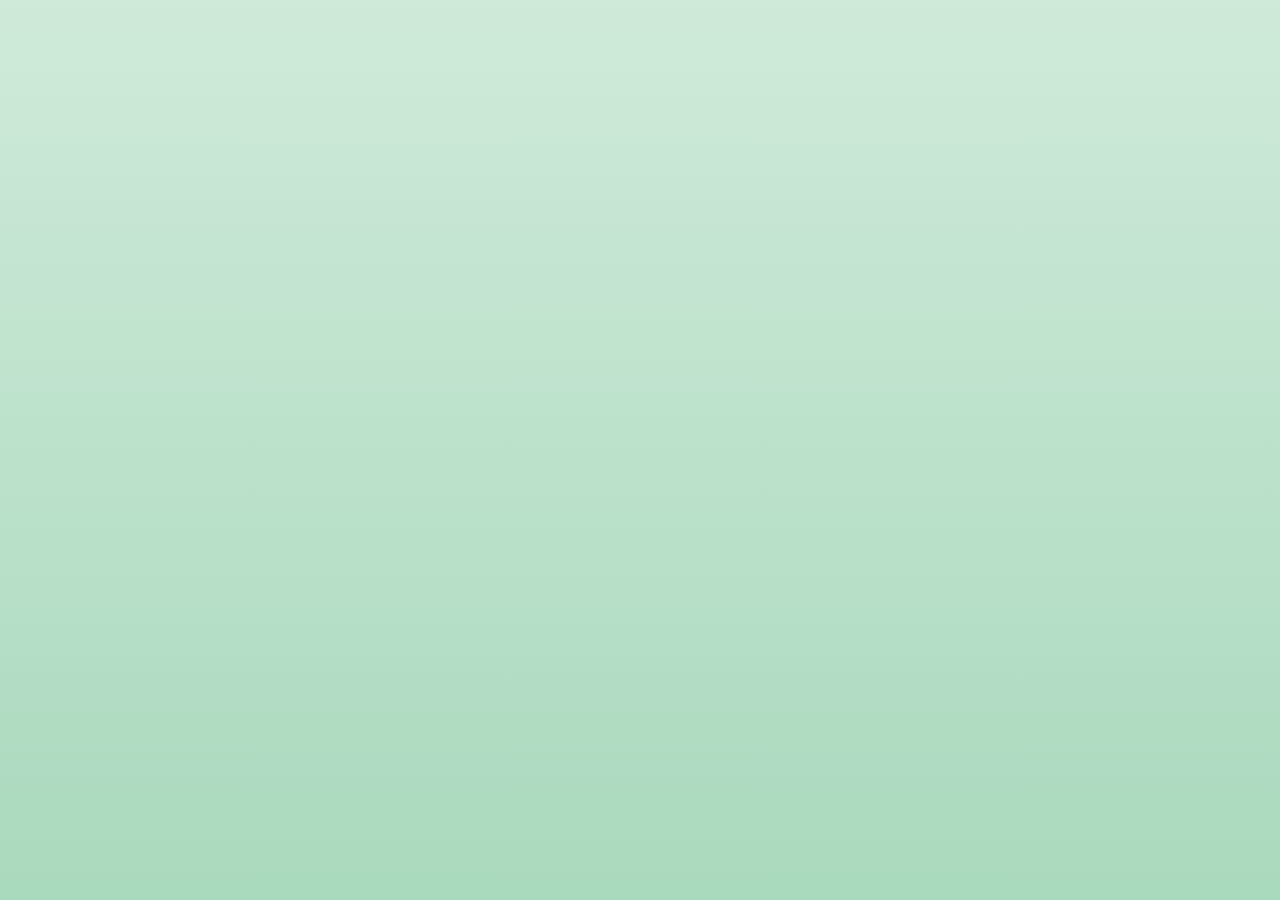
<file: index.html>
<!DOCTYPE html>
<html lang="en">
  <head>
    <meta charset="UTF-8" />
    <meta name="viewport" content="width=device-width, initial-scale=1.0" />
    <title>Beby's Bday</title>
    <link rel="preconnect" href="https://fonts.googleapis.com" />
    <link rel="preconnect" href="https://fonts.gstatic.com" crossorigin />
    <link
      href="https://fonts.googleapis.com/css2?family=Nunito:wght@300;400;700&family=Satisfy&display=swap"
      rel="stylesheet"
    />
    <link rel="stylesheet" href="styles.css" />
    <link rel="stylesheet" href="page-transitions.css" />
    <link rel="icon" href="images/logo/bday logo.png" type="image/png" />
    <link rel="apple-touch-icon" href="images/logo/bday logo.png" />
    <link rel="shortcut icon" href="images/logo/bday logo.png" type="image/png" />
  </head>
  <body class="theme-mint page">
    <!-- Keep simple mint background; no image slideshow/gallery -->

    <!-- Floating hearts overlay -->
    <div id="hearts-layer" aria-hidden="true"></div>

    <!-- Passcode Gate + Right Gallery -->
    <main id="gate">
      <!-- Top header -->
      <header class="intro">
        <h2 class="intro-title">Hello, my precious baby!</h2>
        <p class="intro-sub">Before entering, whats the password?</p>
      </header>
      <!-- Left: Passcode card -->
      <div class="card">
        <h1 class="title">Enter Passcode 💚</h1>

        <!-- Dots indicator -->
        <div class="dots" aria-hidden="true">
          <span class="dot" data-i="0"></span>
          <span class="dot" data-i="1"></span>
          <span class="dot" data-i="2"></span>
          <span class="dot" data-i="3"></span>
        </div>

        <!-- Keypad -->
        <div class="keypad" role="group" aria-label="Passcode keypad">
          <button class="key" data-key="1">1</button>
          <button class="key" data-key="2">2</button>
          <button class="key" data-key="3">3</button>

          <button class="key" data-key="4">4</button>
          <button class="key" data-key="5">5</button>
          <button class="key" data-key="6">6</button>

          <button class="key" data-key="7">7</button>
          <button class="key" data-key="8">8</button>
          <button class="key" data-key="9">9</button>

          <div class="spacer" aria-hidden="true"></div>
          <button class="key" data-key="0">0</button>
          <button class="key icon" data-action="backspace" aria-label="Backspace" title="Backspace">
            <svg width="22" height="22" viewBox="0 0 24 24" fill="none" xmlns="http://www.w3.org/2000/svg">
              <path d="M9 9L15 15M15 9L9 15" stroke="#2c5a43" stroke-width="1.8" stroke-linecap="round" stroke-linejoin="round"/>
              <rect x="3" y="6" width="18" height="12" rx="3" stroke="#2c5a43" stroke-width="1.7" fill="none"/>
            </svg>
          </button>
        </div>

        <p class="hint">Hint: A special date we share 💕</p>
        <p class="message" role="alert" aria-live="polite"></p>
      </div>

      <!-- Right: Square stack gallery -->
      <div id="stack-gallery" class="stack-square" aria-hidden="true"></div>
    </main>

    <script src="script.js"></script>
    <script src="transition.js"></script>
  </body>
</html>
</file>
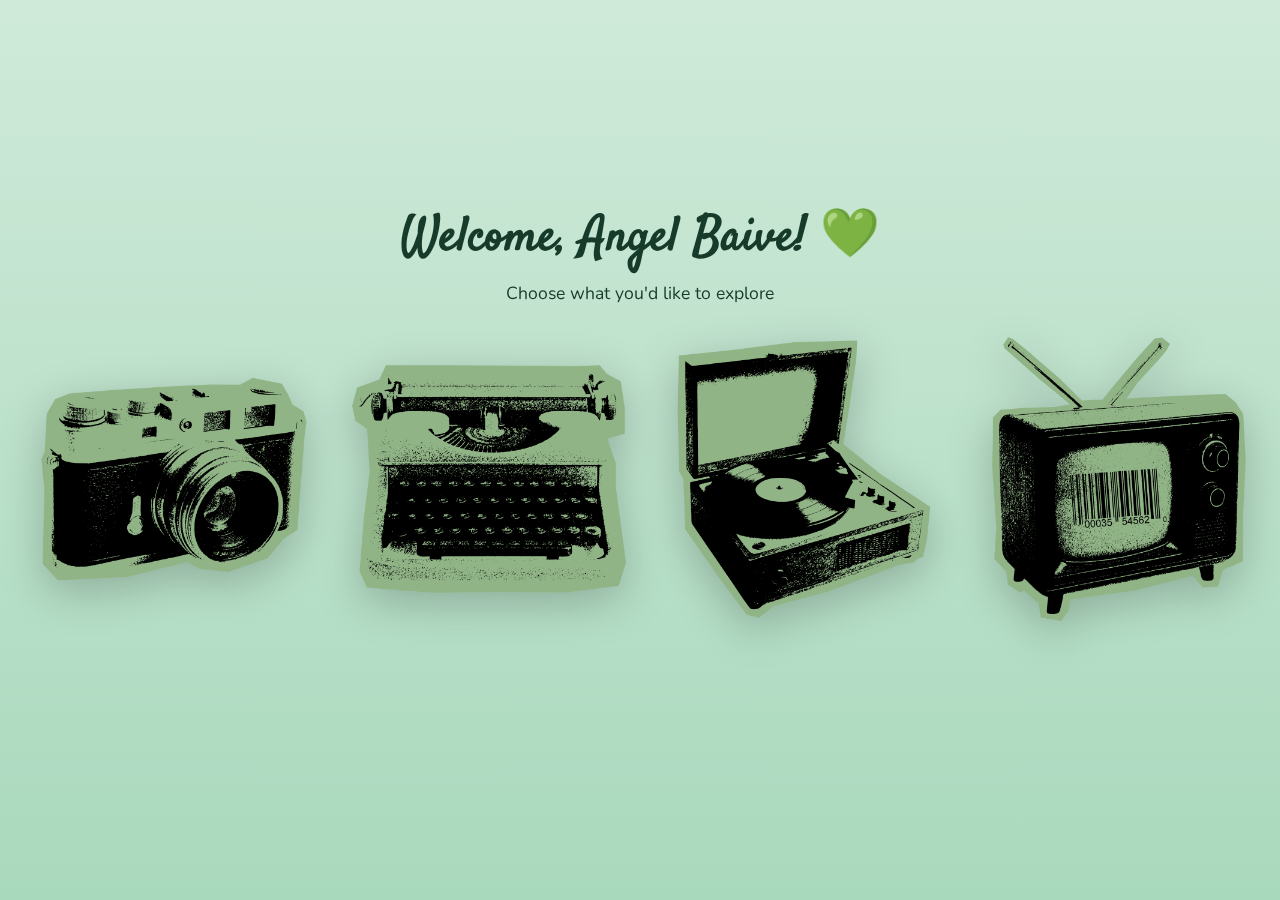
<file: home.html>
<!DOCTYPE html>
<html lang="en">
  <head>
    <meta charset="UTF-8" />
    <meta name="viewport" content="width=device-width, initial-scale=1.0" />
    <title>Home</title>
    <link rel="preconnect" href="https://fonts.googleapis.com" />
    <link rel="preconnect" href="https://fonts.gstatic.com" crossorigin />
    <link
      href="https://fonts.googleapis.com/css2?family=Nunito:wght@300;400;700&family=Satisfy&display=swap"
      rel="stylesheet"
    />
    <link rel="stylesheet" href="styles.css" />
    <link rel="stylesheet" href="page-transitions.css" />
    <style>
      /* Allow page to scroll and hide scrollbar visually */
      html { -ms-overflow-style: none; scrollbar-width: none; }
      html::-webkit-scrollbar { width: 0; height: 0; display: none; }
      body.theme-mint.page { overflow-y: auto; }

      .home {
        position: relative; min-height: 100vh; display: grid; place-items: center; padding: 32px 24px;
        text-align: center;
      }
      .center { width: 100%; max-width: 1400px; }
      .hero h1 { font-family: 'Satisfy', cursive; font-size: clamp(2rem, 6vw, 3rem); margin: 0; color: var(--text); }
      .hero p { font-size: clamp(0.95rem, 2.3vw, 1.1rem); margin-top: 8px; color: var(--text-soft); }
      .menu {
        width: 100%; margin-top: 24px;
        display: grid; grid-template-columns: repeat(4, minmax(0, 1fr)); gap: clamp(18px, 3vw, 28px);
      }
      .menu-item { text-decoration: none; color: var(--text); display: grid; justify-items: center; align-content: start; gap: 10px; }
      .menu-item img {
        width: clamp(180px, 26vw, 300px); height: auto;
        /* Keep original colors: no grayscale/hue-rotate/contrast/saturate */
        filter: drop-shadow(0 12px 22px rgba(0,0,0,0.22));
        transition: transform 260ms ease, filter 260ms ease;
      }
      .menu-item:hover img { transform: translateY(-6px) scale(1.03); filter: drop-shadow(0 18px 30px rgba(0,0,0,0.28)); }
      .menu-item h3 { margin: 4px 0 2px; font-size: 1rem; }
      .menu-item p { margin: 0; font-size: 0.9rem; color: var(--text-soft); }
      /* Hide labels initially; reveal on hover/focus */
      .menu-item h3, .menu-item p {
        opacity: 0; transform: translateY(6px);
        transition: opacity 220ms ease, transform 220ms ease;
      }
      .menu-item:hover h3, .menu-item:hover p,
      .menu-item:focus-visible h3, .menu-item:focus-visible p {
        opacity: 1; transform: translateY(0);
      }
      .footer { margin-top: 18px; color: var(--text-soft); font-size: 0.95rem; }
      @media (max-width: 980px) { .menu { grid-template-columns: repeat(2, 1fr); } }
      @media (max-width: 560px) { .menu { grid-template-columns: 1fr; } }
    </style>
  </head>
  <body class="theme-mint page">
    <div id="hearts-layer" aria-hidden="true"></div>
    <main class="home">
      <div class="center">
        <div class="hero">
          <h1>Welcome, Angel Baive! 💚</h1>
          <p>Choose what you'd like to explore</p>
        </div>
        <section class="menu">
          <a class="menu-item" href="collage.html">
            <img src="images/dashboard/photo-collage.png" alt="Photo Collage" />
            <h3>Photo Collage</h3>
            <p>My favorite pictures of you</p>
          </a>
          <a class="menu-item" href="letter.html">
            <img src="images/dashboard/letter.png" alt="Birthday Letter" />
            <h3>Birthday Letter</h3>
            <p>A message for you</p>
          </a>
          <a class="menu-item" href="music.html">
            <img src="images/dashboard/music-player.png" alt="Music Player" />
            <h3>Music Player</h3>
            <p>A song that reminds me of you</p>
          </a>
          <a class="menu-item" href="coupons.html">
            <img src="images/dashboard/coupon.png" alt="Birthday Coupons" />
            <h3>Birthday Coupons</h3>
            <p>Special treats for you</p>
          </a>
        </section>
      </div>
    </main>
    <script>
      // Minimal hearts generator (same as welcome page)
      function createHearts(count = 20) {
        const layer = document.getElementById('hearts-layer');
        const vw = Math.max(document.documentElement.clientWidth || 0, window.innerWidth || 0);
        for (let i = 0; i < count; i++) {
          const h = document.createElement('div');
          h.className = 'heart';
          const size = 16 + Math.random() * 18;
          h.style.setProperty('--size', `${size}px`);
          h.style.left = `${Math.random() * vw}px`;
          h.style.top = `${60 + Math.random() * 30}vh`;
          h.style.opacity = `${0.55 + Math.random() * 0.35}`;
          h.style.setProperty('--dur', `${8 + Math.random() * 8}s`);
          layer.appendChild(h);
        }
      }
      createHearts(24);
    </script>
    <script src="transition.js"></script>
  </body>
</html>
</file>
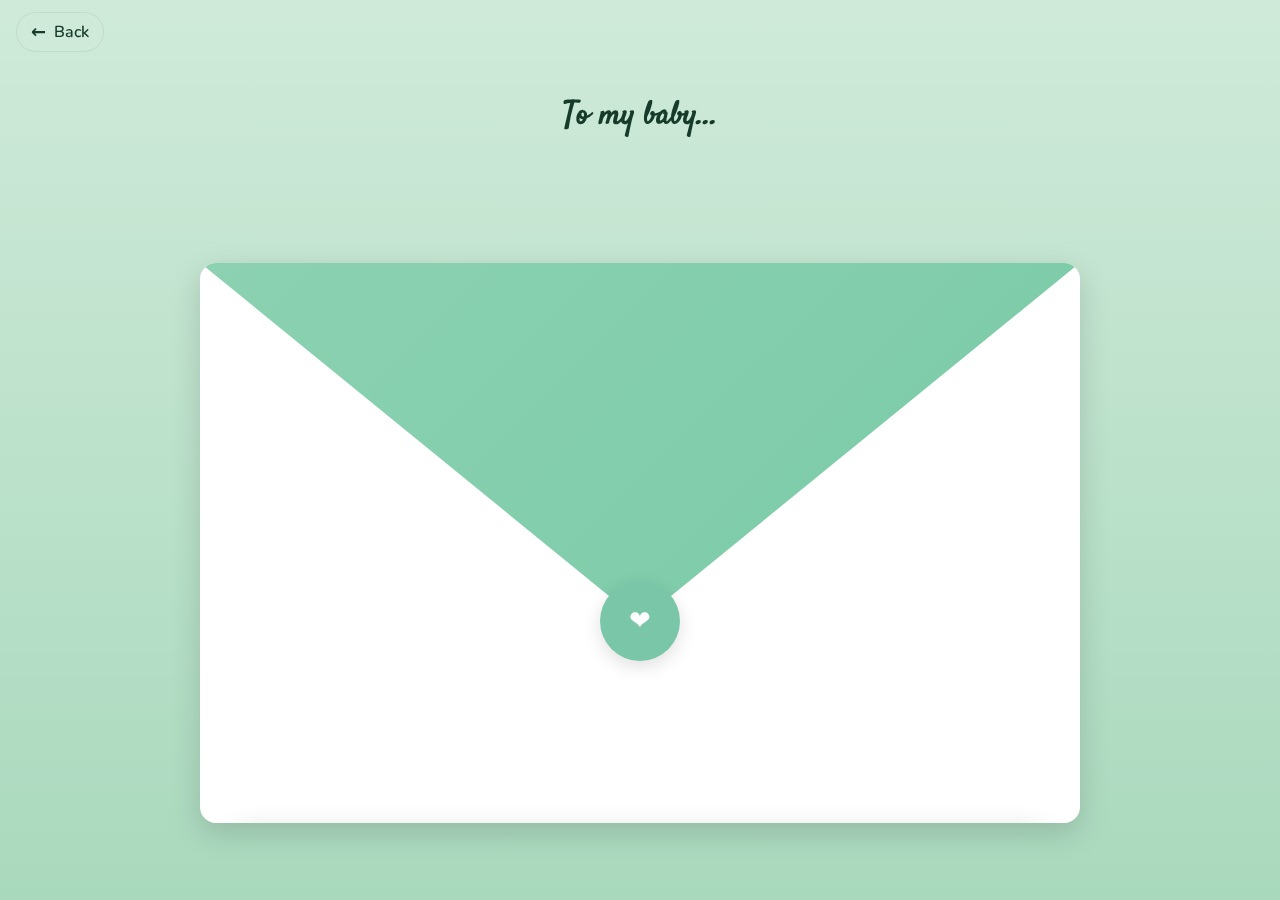
<file: letter.html>
<!DOCTYPE html>
<html lang="en">
  <head>
    <meta charset="UTF-8" />
    <meta name="viewport" content="width=device-width, initial-scale=1.0" />
    <title>Birthday Letter</title>
    <link rel="preconnect" href="https://fonts.googleapis.com" />
    <link rel="preconnect" href="https://fonts.gstatic.com" crossorigin />
    <link href="https://fonts.googleapis.com/css2?family=Nunito:wght@300;400;700&family=Satisfy&display=swap" rel="stylesheet" />
    <link rel="stylesheet" href="styles.css" />
    <link rel="stylesheet" href="page-transitions.css" />
    <style>
      .letter-page { position: fixed; inset: 0; display: grid; place-items: center; padding: 24px; text-align: center; }
      .letter-header { text-align: center; padding: 16px 20px; }
      .letter-header h1 { font-family: 'Satisfy', cursive; color: var(--text); margin: 0; }
      .back-btn { position: absolute; left: 16px; top: 12px; display: inline-flex; align-items: center; gap: 8px; text-decoration: none; color: var(--text); background: var(--mint-200); border-radius: 999px; padding: 8px 14px; border: 1px solid rgba(0,0,0,0.06); }
      .back-btn .arrow { font-size: 18px; line-height: 1; }
      .back-btn span { font-weight: 600; }
      .envelope { position: relative; width: clamp(320px, 80vw, 880px); height: clamp(240px, 56vw, 560px); border-radius: 16px; background: #ffffff; box-shadow: 0 10px 30px rgba(0,0,0,0.15); overflow: hidden; --flap-depth: 64%; }
      .flap { position: absolute; inset: 0; background: linear-gradient(135deg, #8bd1b2, #77c9a6); transform-origin: top; clip-path: polygon(0% 0%, 100% 0%, 50% var(--flap-depth)); }
      .flap::after { content: ""; position: absolute; left: 0; right: 0; top: var(--flap-depth); height: 2px; background: rgba(0,0,0,0.08); }
      .seal { position: absolute; left: 50%; top: var(--flap-depth); transform: translate(-50%, -50%); width: 80px; height: 80px; background: #79c7a8; border-radius: 50%; display: grid; place-items: center; box-shadow: 0 6px 18px rgba(0,0,0,0.12); pointer-events: none; }
      .seal::before { content: "❤"; color: #ffffff; font-size: 26px; line-height: 1; }
      .paper { position: absolute; left: 4%; right: 4%; top: 100%; height: 92%; background: #ffffff; border-radius: 14px; box-shadow: 0 10px 30px rgba(0,0,0,0.18); display: grid; place-items: start; padding: clamp(16px, 2vw, 24px); text-align: left; font-size: clamp(14px, 1.6vw, 18px); line-height: 1.6; overflow: auto; -ms-overflow-style: none; scrollbar-width: none; }
      .paper::-webkit-scrollbar { width: 0; height: 0; display: none; }
      .paper { --body-size: 16px; --paper-pad: 24px; --title-size: 34px; }
      .paper { padding: var(--paper-pad); font-size: var(--body-size); }
      .paper h1 { font-family: 'Satisfy', cursive; color: var(--text); margin: 4px 0 12px; font-size: var(--title-size); }
      .paper .content { width: 100%; }
      .paper p { color: var(--text); margin: 0 0 12px; }
      .to-caption { color: var(--text-soft); margin-top: 14px; }
    </style>
  </head>
  <body class="theme-mint page">
    <div id="hearts-layer" aria-hidden="true"></div>
    <main class="letter-page">
      <a class="back-btn" href="home.html" aria-label="Back to Home">
        <span class="arrow">←</span>
        <span>Back</span>
      </a>
      <header class="letter-header">
        <h1>To my baby...</h1>
      </header>
      <div>
        <div class="envelope" id="envelope" aria-label="Envelope">
          <div class="flap" id="flap"></div>
          <div class="seal" aria-hidden="true"></div>
          <div class="paper" id="paper">
            <div class="content">
              <h1>My Birthday Letter 💌</h1>
              <p>Dear Baby,</p>
              <p>Happy birthday to the most amazing person in my world! 🥳💚</p>
              <p>From the moment you came into my life, every single day has felt brighter and more meaningful, all because of you.</p>
              <p>I love the way your eyes light up when you talk about the things you love, and the way your smile can turn even the simplest moment into something special. You inspire me every day just by being yourself.</p>
              <p>Today, I want you to remember how deeply you are loved and cherished. You truly deserve all the happiness this world can offer.</p>
              <p>Here’s to another year of adventures, laughter, and beautiful memories together. I’ll always be right here, loving you, supporting you, and cheering you on every step of the way.</p>
              <p>Happy Birthday, my pretty baby! 💕✨</p>
              <p>Forever yours,</p>
              <p>Ana 💚</p>
            </div>
          </div>
        </div>

      </div>
    </main>
    <script src="transition.js"></script>
    <script src="https://cdnjs.cloudflare.com/ajax/libs/gsap/3.12.5/gsap.min.js"></script>
    <script>
      function createHearts(count = 20) {
        const layer = document.getElementById('hearts-layer');
        const vw = Math.max(document.documentElement.clientWidth || 0, window.innerWidth || 0);
        for (let i = 0; i < count; i++) {
          const h = document.createElement('div');
          h.className = 'heart';
          const size = 16 + Math.random() * 18;
          h.style.setProperty('--size', `${size}px`);
          h.style.left = `${Math.random() * vw}px`;
          h.style.top = `${60 + Math.random() * 30}vh`;
          h.style.opacity = `${0.55 + Math.random() * 0.35}`;
          h.style.setProperty('--dur', `${8 + Math.random() * 8}s`);
          layer.appendChild(h);
        }
      }
      createHearts(24);

      const flap = document.getElementById('flap');
      const paper = document.getElementById('paper');
      const envelope = document.getElementById('envelope');
      let opened = false;

      // Scale text and padding relative to envelope width
      function applyResponsiveTypography() {
        const baseW = 880; // design reference width
        const w = envelope.clientWidth || baseW;
        const scale = w / baseW;
        const bodyMin = 12, bodyMax = 20;
        const titleMin = 24, titleMax = 42;
        const padMin = 14, padMax = 28;
        const body = Math.max(bodyMin, Math.min(bodyMax, 16 * scale));
        const title = Math.max(titleMin, Math.min(titleMax, 34 * scale));
        const pad = Math.max(padMin, Math.min(padMax, 24 * scale));
        paper.style.setProperty('--body-size', `${body}px`);
        paper.style.setProperty('--title-size', `${title}px`);
        paper.style.setProperty('--paper-pad', `${pad}px`);
      }

      function recenterPaper() {
        const E = envelope.clientHeight;
        const P = paper.clientHeight;
        return ((E - P) / 2) - E; // from initial top: 100% of envelope
      }

      function openEnvelope() {
        if (opened) return;
        opened = true;
        gsap.to(flap, { rotateX: 180, duration: 0.7, ease: 'power2.inOut', transformOrigin: 'top' });
        gsap.to('.seal', { opacity: 0, scale: 0.85, duration: 0.4, ease: 'power2.out' });
        applyResponsiveTypography();
        const targetY = recenterPaper();
        gsap.to(paper, { y: targetY, duration: 1.0, ease: 'power2.out', delay: 0.2 });
      }

      function closeEnvelope() {
        if (!opened) return;
        gsap.to(paper, { y: 0, duration: 0.8, ease: 'power2.in', onComplete: () => {
          gsap.to(flap, { rotateX: 0, duration: 0.6, ease: 'power2.out', transformOrigin: 'top' });
          gsap.to('.seal', { opacity: 1, scale: 1, duration: 0.3, ease: 'power2.in' });
          opened = false;
        }});
      }

      envelope.addEventListener('click', openEnvelope);
      paper.addEventListener('click', (e) => { e.stopPropagation(); closeEnvelope(); });

      // Keep paper centered when viewport resizes while open
      function handleResize() {
        if (!opened) return;
        applyResponsiveTypography();
        const y = recenterPaper();
        gsap.set(paper, { y });
      }
      window.addEventListener('resize', handleResize);
      window.addEventListener('orientationchange', handleResize);

      // Keep content fit and centering updated during continuous resizes
      function handleResizeAll() {
        applyResponsiveTypography();
        if (opened) {
          const y = recenterPaper();
          gsap.set(paper, { y });
        } else {
          gsap.set(paper, { y: 0 });
        }
      }
      const ro = new ResizeObserver(handleResizeAll);
      ro.observe(envelope);
      ro.observe(paper);
      window.addEventListener('load', handleResizeAll);

      // Initialize responsive typography for closed state
      applyResponsiveTypography();
    </script>
  </body>
  </html>
</file>
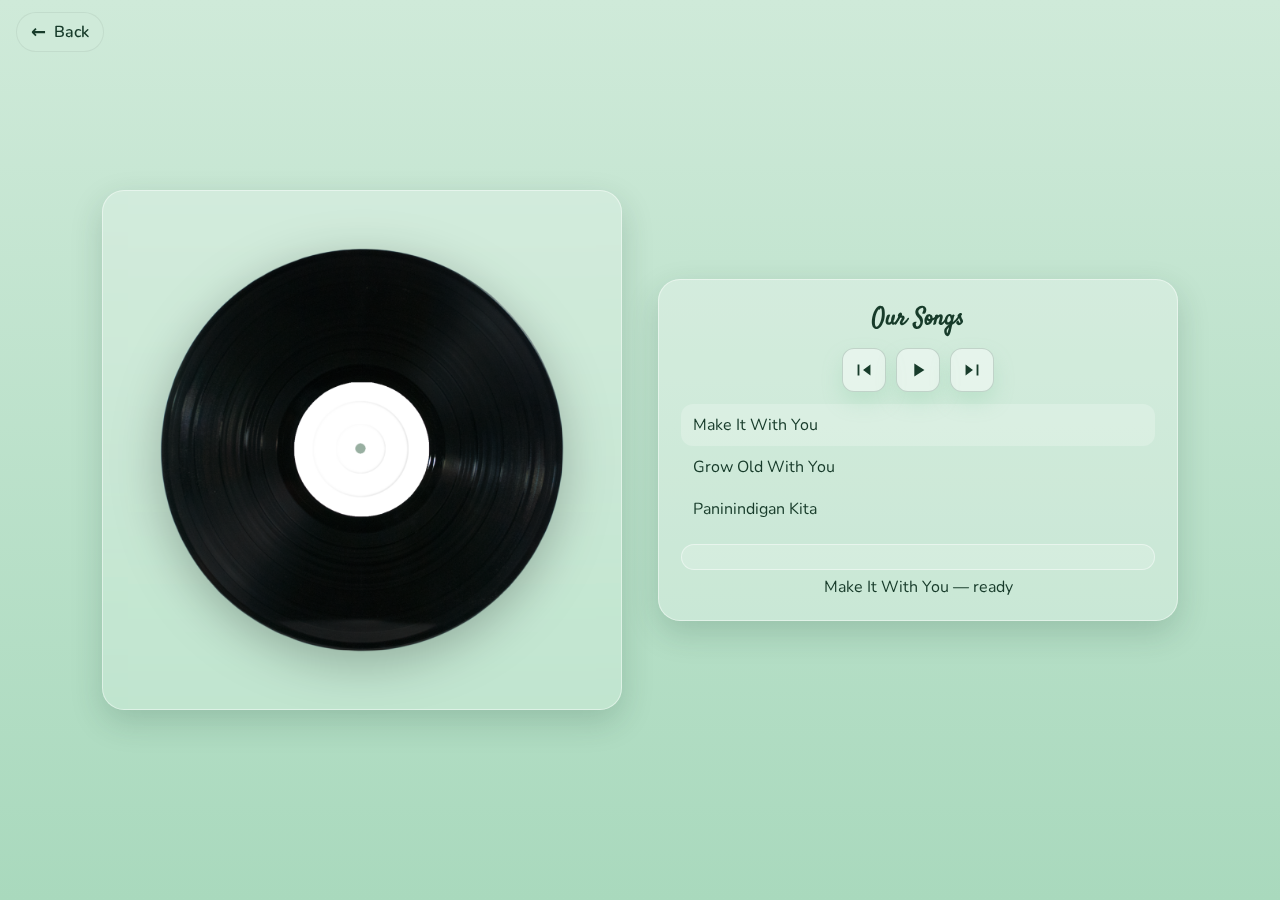
<file: music.html>
<!DOCTYPE html>
<html lang="en">
  <head>
    <meta charset="UTF-8" />
    <meta name="viewport" content="width=device-width, initial-scale=1.0" />
    <title>Music Player</title>
    <link rel="preconnect" href="https://fonts.googleapis.com" />
    <link rel="preconnect" href="https://fonts.gstatic.com" crossorigin />
    <link href="https://fonts.googleapis.com/css2?family=Nunito:wght@300;400;700&family=Satisfy&display=swap" rel="stylesheet" />
    <link rel="stylesheet" href="styles.css" />
    <link rel="stylesheet" href="page-transitions.css" />
    <link rel="icon" href="images/logo/bday logo.png" type="image/png" />
    <link rel="apple-touch-icon" href="images/logo/bday logo.png" />
    <link rel="shortcut icon" href="images/logo/bday logo.png" type="image/png" />
    <style>
      body.theme-mint.page { overflow-y: auto; overflow-x: hidden; }
      .music-page { position: fixed; inset: 0; display: grid; grid-template-columns: minmax(280px, 520px) minmax(280px, 520px); align-items: center; justify-content: center; gap: 36px; padding: 24px; overflow-y: auto; overflow-x: hidden; }
      .back-btn { position: absolute; left: 16px; top: 12px; display: inline-flex; align-items: center; gap: 8px; text-decoration: none; color: var(--text); background: var(--mint-200); border-radius: 999px; padding: 8px 14px; border: 1px solid rgba(0,0,0,0.06); }
      .back-btn .arrow { font-size: 18px; line-height: 1; }
      .back-btn span { font-weight: 600; }
      .player { width: clamp(280px, 60vw, 560px); background: var(--card); border-radius: 16px; box-shadow: var(--shadow-2); padding: 16px; }
      .player .top { display: grid; grid-template-columns: 96px 1fr; gap: 14px; align-items: center; }
      .cover { width: 96px; height: 96px; border-radius: 12px; background: #e8f7ef; display: grid; place-items: center; overflow: hidden; }
      .cover img { width: 100%; height: 100%; object-fit: cover; }
      .track-title { font-weight: 700; color: var(--text); }
      .track-artist { color: var(--text-soft); font-size: 0.95rem; }
      .controls { display: flex; gap: 12px; align-items: center; margin-top: 12px; }
      .btn { background: var(--card); color: var(--text); border-radius: 12px; padding: 8px 12px; box-shadow: var(--shadow); cursor: pointer; }
      .list { margin-top: 14px; }
      .list li { padding: 6px 8px; border-radius: 8px; cursor: pointer; }
      .list li:hover { background: rgba(255,255,255,0.14); }
      /* Vinyl + Playlist layout */
      .vinyl-wrap { width: clamp(280px, 42vw, 520px); aspect-ratio: 1/1; display: grid; place-items: center; background: rgba(255,255,255,0.22); border: 1px solid var(--glass-border); backdrop-filter: blur(10px) saturate(1.05); border-radius: 22px; box-shadow: 0 12px 32px var(--shadow); }
      .vinyl { width: 78%; height: auto; filter: drop-shadow(0 12px 24px rgba(0,0,0,0.25)); animation: spin 3.6s linear infinite; animation-play-state: paused; will-change: transform; }
      .vinyl.spinning { animation-play-state: running; }
      @keyframes spin { from { transform: rotate(0deg); } to { transform: rotate(360deg); } }
      .playlist { width: clamp(280px, 42vw, 520px); background: var(--glass); border: 1px solid var(--glass-border); border-radius: 22px; box-shadow: 0 12px 32px var(--shadow); padding: 22px; }
      .playlist h2 { margin: 0 0 10px; font-family: 'Satisfy', cursive; color: var(--text); text-align: center; }
      .controls { display: flex; gap: 10px; align-items: center; justify-content: center; margin: 12px 0 6px; }
      .btn { background: rgba(255,255,255,0.45); color: var(--text); border-radius: 12px; padding: 8px 12px; border: 1px solid rgba(23, 59, 42, 0.18); box-shadow: 0 10px 20px rgba(126,199,155,0.25); cursor: pointer; font-weight: 700; }
      .btn.icon { width: 44px; height: 44px; padding: 0; display: inline-grid; place-items: center; }
      .btn svg { width: 22px; height: 22px; color: var(--text); }
      .list { list-style: none; padding: 0; margin: 12px 0 0; }
      .list li { padding: 10px 12px; border-radius: 12px; cursor: pointer; display: flex; align-items: center; justify-content: space-between; }
      .list li:hover { background: rgba(255,255,255,0.18); }
      .current { background: rgba(255,255,255,0.22); }
      .explanation { margin-top: 14px; color: var(--text); line-height: 1.6; background: rgba(255,255,255,0.18); border: 1px solid var(--glass-border); border-radius: 14px; padding: 12px 14px; }
      .explanation h3 { margin: 0 0 8px; font-size: 1.05rem; }
      .status { color: var(--text-soft); text-align: center; margin-top: 6px; }
      @media (max-width: 860px) { .music-page { grid-template-columns: 1fr; gap: 20px; } .vinyl-wrap, .playlist { width: clamp(280px, 85vw, 520px); } }
    </style>
  </head>
  <body class="theme-mint page">
    <div id="hearts-layer" aria-hidden="true"></div>
    <main class="music-page">
      <a class="back-btn" href="home.html" aria-label="Back to Home"><span class="arrow">←</span><span>Back</span></a>
      <section class="vinyl-wrap">
        <img id="vinyl" class="vinyl" src="images/vinyl-record.png" alt="Spinning vinyl record" />
      </section>
      <section class="playlist">
        <h2>Our Songs</h2>
        <div class="controls">
          <button class="btn icon" id="prevBtn" aria-label="Previous" title="Previous"></button>
          <button class="btn icon" id="playBtn" aria-label="Play/Pause" title="Play/Pause"></button>
          <button class="btn icon" id="nextBtn" aria-label="Next" title="Next"></button>
        </div>
        <ul class="list" id="trackList"></ul>
        <div class="explanation" id="explanation" aria-live="polite"></div>
        <div class="status" id="status"></div>
      </section>
    </main>
    <audio id="audio" preload="none"></audio>
    <script src="transition.js"></script>
    <script>
      function createHearts(count = 16) {
        const layer = document.getElementById('hearts-layer');
        const vw = Math.max(document.documentElement.clientWidth || 0, window.innerWidth || 0);
        for (let i = 0; i < count; i++) {
          const h = document.createElement('div');
          h.className = 'heart';
          const size = 16 + Math.random() * 18;
          h.style.setProperty('--size', `${size}px`);
          h.style.left = `${Math.random() * vw}px`;
          h.style.top = `${60 + Math.random() * 30}vh`;
          h.style.opacity = `${0.55 + Math.random() * 0.35}`;
          h.style.setProperty('--dur', `${8 + Math.random() * 8}s`);
          layer.appendChild(h);
        }
      }
      createHearts(20);

      const tracks = [
        { title: 'Make It With You', artist: 'Bread', url: 'audio/Make It With You.mp3' },
        { title: 'Grow Old With You', artist: 'Adam Sandler', url: 'audio/Grow Old With You - Adam Sandler.mp3' },
        { title: 'Paninindigan Kita', artist: 'Ben&Ben', url: 'audio/Ben&Ben - Paninindigan Kita _ Official Lyric Video.mp3' }
      ];

      const audio = document.getElementById('audio');
      const vinyl = document.getElementById('vinyl');
      const titleEl = document.getElementById('trackTitle');
      const artistEl = document.getElementById('trackArtist');
      const listEl = document.getElementById('trackList');
      const playBtn = document.getElementById('playBtn');
      const nextBtn = document.getElementById('nextBtn');
      const prevBtn = document.getElementById('prevBtn');
      const statusEl = document.getElementById('status');
      const explanationEl = document.getElementById('explanation');
      let index = 0; let playing = false;

      const explanations = {
        'Make It With You': `
          <h3>Make It With You</h3>
          <p>This song reminds me of how much I want to build something real and lasting with you.</p>
          <p>It’s about finding that one person you can dream, grow, and face life with, and for me, that’s you. Every lyric feels like a quiet promise that no matter where life takes us, I want to make it through everything with you.</p>
        `,
        'Grow Old With You': `
          <h3>Grow Old With You</h3>
          <p>Simple, sweet, and full of love, just like us.</p>
          <p>This song captures what love truly means to me: being there through the ordinary days, taking care of each other, and growing together as time goes on. It’s a song that makes me smile because it paints a picture of a future I’d love to share with you, one full of laughter, warmth, and growing old side by side.</p>
        `,
        'Paninindigan Kita': `
          <h3>Paninindigan Kita</h3>
          <p>This one feels so us, honest, heartfelt, and full of commitment.</p>
          <p>This song is about standing by the person you love no matter what. It’s a declaration of love that’s strong, steady, and true. This song reminds me of how I feel about you, that no matter what happens, I’ll choose you and stand by you, always.</p>
        `
      };

      // Icon render helpers
      const icons = {
        play: () => '<svg viewBox="0 0 24 24" aria-hidden="true"><path fill="currentColor" d="M8 5v14l11-7z"/></svg>',
        pause: () => '<svg viewBox="0 0 24 24" aria-hidden="true"><rect x="6" y="5" width="4" height="14" fill="currentColor"/><rect x="14" y="5" width="4" height="14" fill="currentColor"/></svg>',
        next: () => '<svg viewBox="0 0 24 24" aria-hidden="true"><path fill="currentColor" d="M5 6v12l8-6z"/><rect x="17" y="6" width="2" height="12" fill="currentColor"/></svg>',
        prev: () => '<svg viewBox="0 0 24 24" aria-hidden="true"><path fill="currentColor" d="M19 6v12l-8-6z"/><rect x="5" y="6" width="2" height="12" fill="currentColor"/></svg>'
      };
      prevBtn.innerHTML = icons.prev();
      nextBtn.innerHTML = icons.next();
      playBtn.innerHTML = icons.play();

      function load(i) {
        index = i; const t = tracks[index]; audio.src = t.url; if (titleEl) titleEl.textContent = t.title; if (artistEl) artistEl.textContent = t.artist; highlight(); statusEl.textContent = `${t.title} — ready`;
      }
      function highlight() {
        [...listEl.children].forEach((li, i) => li.classList.toggle('current', i === index));
      }
      tracks.forEach((t, i) => {
        const li = document.createElement('li'); li.textContent = `${t.title}`; li.addEventListener('click', () => { load(i); play(); }); listEl.appendChild(li);
      });
      function play() { audio.play().then(() => { playing = true; playBtn.innerHTML = icons.pause(); statusEl.textContent = 'Playing'; vinyl.classList.add('spinning'); }).catch(() => { statusEl.textContent = 'Tap to allow audio'; }); }
      function pause() { audio.pause(); playing = false; playBtn.innerHTML = icons.play(); statusEl.textContent = 'Paused'; vinyl.classList.remove('spinning'); }
      playBtn.addEventListener('click', () => { playing ? pause() : play(); });
      nextBtn.addEventListener('click', () => { load((index + 1) % tracks.length); play(); });
      prevBtn.addEventListener('click', () => { load((index - 1 + tracks.length) % tracks.length); play(); });
      audio.addEventListener('play', () => { vinyl.classList.add('spinning'); const t = tracks[index]; explanationEl.innerHTML = explanations[t.title] || ''; });
      audio.addEventListener('pause', () => { vinyl.classList.remove('spinning'); explanationEl.innerHTML = ''; });
      audio.addEventListener('ended', () => { vinyl.classList.remove('spinning'); nextBtn.click(); });
      load(0);
    </script>
  </body>
  </html>
</file>
<file: styles.css>
/* Theme: Cute, soft green aesthetic with cozy, romantic design */
:root {
  --mint: #b8e2c8;
  --mint-200: #cfead9;
  --mint-300: #a9d9bd;
  --mint-500: #7ec79b;
  --mint-600: #66b287;
  --text: #173b2a;
  --white: #ffffff;
  --shadow: rgba(23, 59, 42, 0.18);
  --glass: rgba(255, 255, 255, 0.28);
  --glass-border: rgba(255, 255, 255, 0.45);
  --key-size: clamp(56px, 9vw, 72px);
}

* {
  box-sizing: border-box;
}

html, body {
  height: 100%;
}

body.theme-mint {
  margin: 0;
  font-family: 'Nunito', system-ui, -apple-system, 'Segoe UI', Roboto, sans-serif;
  color: var(--text);
  background: linear-gradient(180deg, var(--mint-200), var(--mint-300));
  overflow: hidden;
}

/* Background slideshow */
#bg-slideshow {
  position: fixed;
  inset: 0;
  z-index: -2;
  overflow: hidden;
}

/* Dome Gallery background layer (interactive, behind hearts) */
#bg-gallery {
  position: fixed;
  inset: 0;
  z-index: -2; /* above slideshow, below hearts */
  overflow: hidden;
  perspective: 1200px;
}

#bg-gallery .track {
  position: absolute;
  left: 50%;
  top: 52%;
  transform-style: preserve-3d;
  transform: translate(-50%, -50%) rotateX(10deg);
}

#bg-gallery .overlay {
  position: absolute;
  inset: 0;
  pointer-events: none;
  background: radial-gradient(120% 120% at 50% 50%, rgba(6,0,16,0) 40%, rgba(6,0,16,0.35) 70%, rgba(6,0,16,0.6) 100%);
  mix-blend-mode: multiply;
}

:root { --tile-size: clamp(90px, 12vw, 140px); }
#bg-gallery .tile {
  position: absolute;
  width: var(--tile-size);
  height: var(--tile-size);
  border-radius: 18px;
  overflow: hidden;
  box-shadow: 0 10px 28px rgba(0,0,0,0.25);
  transform-style: preserve-3d;
  filter: grayscale(0.9) contrast(0.95) brightness(0.92);
}
#bg-gallery .tile img {
  width: 100%; height: 100%; object-fit: cover;
  transform: translateZ(0.1px);
}
#bg-gallery .tile:hover { filter: grayscale(0.2) contrast(1) brightness(1); }


#bg-slideshow::after {
  content: '';
  position: absolute;
  inset: 0;
  background: radial-gradient(40% 60% at 50% 40%, rgba(184, 226, 200, 0.65) 0%, rgba(184, 226, 200, 0.35) 60%, rgba(184, 226, 200, 0.15) 85%, rgba(184, 226, 200, 0.05) 100%);
  mix-blend-mode: soft-light;
}

#bg-slideshow .slide {
  position: absolute;
  inset: 0;
  background-size: cover;
  background-position: center;
  filter: saturate(0.9) contrast(1.02) brightness(0.95) blur(0.5px);
  opacity: 0;
  transform: scale(1.06);
  transition: opacity 1400ms ease-in-out, transform 9s ease-out;
}

#bg-slideshow .slide.active {
  opacity: 1;
  transform: scale(1.03);
}

#bg-slideshow.fallback {
  background: linear-gradient(135deg, var(--mint-200), var(--mint-500));
}

/* Floating hearts overlay */
#hearts-layer {
  position: fixed;
  inset: 0;
  z-index: -1;
  pointer-events: none;
  opacity: 0;
  animation: overlayFadeIn 600ms ease 200ms forwards;
}


.heart {
  /* Size-aware heart using CSS variables */
  --size: 22px; /* default, overridden per element */
  position: absolute;
  width: var(--size);
  height: var(--size);
  transform: rotate(-45deg);
  background: var(--mint-500);
  filter: drop-shadow(0 4px 8px rgba(126, 199, 155, 0.25));
  opacity: 0.75;
  border-radius: calc(var(--size) * 0.28) 0 0 calc(var(--size) * 0.28);
  animation: floatY var(--dur, 10s) linear infinite, swayX calc(var(--dur, 10s) * 0.6) ease-in-out infinite;
}

.heart::before,
.heart::after {
  content: '';
  position: absolute;
  width: var(--size);
  height: var(--size);
  background: var(--mint-500);
  border-radius: 50%;
}
.heart::before {
  top: calc(var(--size) * -0.5);
  left: 0;
}
.heart::after {
  left: calc(var(--size) * 0.5);
  top: 0;
}

@keyframes floatY {
  0% { transform: translateY(20vh) rotate(-45deg); }
  100% { transform: translateY(-110vh) rotate(-45deg); }
}
@keyframes swayX {
  0% { margin-left: -8px; }
  50% { margin-left: 8px; }
  100% { margin-left: -8px; }
}

/* Gate layout: two columns (passcode left, gallery right) */
#gate {
  position: fixed;
  inset: 0;
  display: grid;
  grid-template-columns: minmax(300px, 480px) minmax(320px, 520px);
  align-items: center;
  justify-content: center;
  gap: 36px;
  padding: 24px;
  /* Enable scrolling inside the fixed container */
  overflow: auto;
}

/* Intro header above columns */
.intro { grid-column: 1 / -1; text-align: center; }
.intro-title {
  font-family: 'Satisfy', cursive;
  font-size: 2.2rem;
  margin: 0;
  color: var(--text);
  opacity: 0;
  animation: introDown 700ms ease 50ms forwards;
}
.intro-sub {
  margin: 4px 0 0;
  font-size: 1.05rem;
  font-weight: 600;
  opacity: 0.85;
  opacity: 0;
  animation: fadeUp 650ms ease 160ms forwards;
}

.card {
  width: 100%;
  max-width: 480px;
  background: var(--glass);
  border: 1px solid var(--glass-border);
  backdrop-filter: blur(14px) saturate(1.05);
  border-radius: 22px;
  box-shadow: 0 12px 32px var(--shadow);
  padding: 28px 28px 24px;
  transform: translateY(0);
  transition: transform 400ms ease, opacity 350ms ease;
  opacity: 0;
  animation: fadeUp 700ms ease 260ms forwards;
}

/* Right-side square stack gallery */
.stack-square {
  width: clamp(320px, 42vw, 520px);
  aspect-ratio: 1 / 1;
  position: relative;
  background: rgba(255, 255, 255, 0.22);
  border: 1px solid var(--glass-border);
  backdrop-filter: blur(10px) saturate(1.05);
  border-radius: 22px;
  box-shadow: 0 12px 32px var(--shadow);
  overflow: hidden;
  cursor: pointer;
  transition: transform 250ms ease, box-shadow 250ms ease;
  opacity: 0;
  animation: fadeUp 720ms ease 340ms forwards;
}

.stack-square .stack-card {
  position: absolute;
  inset: 10px;
  border-radius: 16px;
  background-size: cover;
  background-position: center;
  box-shadow: 0 10px 24px rgba(0,0,0,0.22);
  transform-origin: center;
  transition: transform 400ms ease, opacity 400ms ease, filter 300ms ease;
  will-change: transform, opacity;
}

.stack-square:hover { transform: translateY(-2px); box-shadow: 0 16px 36px rgba(0,0,0,0.26); }

.stack-square .stack-card::after {
  content: '';
  position: absolute;
  inset: 0;
  background: radial-gradient(140% 140% at 50% 50%, rgba(0,0,0,0) 20%, rgba(0,0,0,0.25) 100%);
  mix-blend-mode: multiply;
}

/* Responsive: stack vertically on small screens */
@media (max-width: 860px) {
  #gate {
    grid-template-columns: 1fr;
    grid-auto-rows: max-content;
    gap: 22px;
  }
  .stack-square { width: clamp(280px, 80vw, 520px); justify-self: center; }
}

/* Transparent Polaroid container placed in the #gate grid */
.polaroid-container {
  grid-column: 2;
  grid-row: 2;
  justify-self: center;
  align-self: center;
  width: clamp(220px, 35vw, 440px);
  aspect-ratio: 1;
  position: relative;
  background: transparent;
}

/* Polaroid images stacked within the container */
.polaroid-image {
  position: absolute;
  inset: 0;
  width: 100%;
  height: 100%;
  object-fit: cover;
  background: #fff;
  border: 10px solid #f2f2f2;
  border-radius: 16px;
  box-shadow: 0 0 4px #0007;
  z-index: 2;
  animation: slide var(--d) infinite both, z-order var(--d) infinite steps(1) both;
}
.polaroid-image:hover { animation-play-state: paused; }
img.polaroid-image:last-of-type { animation-name: slide, z-order-last; }

/* Tutorial-style keyframes for grid-based positioning */
@keyframes slide {
  10% { transform: translateX(120%) rotate(var(--r)); }
  0%, 100%, 20% { transform: translateX(0%) rotate(var(--r)); }
}
@keyframes z-order { 10%, 20% { z-index: 1; } 80% { z-index: 2; } }
@keyframes z-order-last { 10%, 20% { z-index: 1; } 90% { z-index: 2; } }

@media (max-width: 860px) {
  /* Stack container below passcode on small screens */
  .polaroid-container {
    grid-column: 1;
    grid-row: auto;
    width: clamp(200px, 80vw, 360px);
    margin-top: 8px;
  }
}

@media (prefers-reduced-motion: reduce) {
  .polaroid-image { animation: none; }
}

.title {
  font-family: 'Satisfy', cursive;
  font-size: 2rem;
  margin: 0 0 4px;
  color: var(--text);
  text-align: center;
}

/* Dots indicator */
.dots {
  display: flex;
  gap: 14px;
  margin: 14px 0 18px;
  justify-content: center;
  align-items: center;
}
.dot {
  width: 14px;
  height: 14px;
  border-radius: 50%;
  background: rgba(255, 255, 255, 0.4);
  box-shadow: inset 0 0 0 2px rgba(23, 59, 42, 0.18);
  transition: background 200ms ease, transform 200ms ease;
  opacity: 0;
  animation: pop 420ms cubic-bezier(.22,.61,.36,1) forwards;
}
.dot:nth-child(1) { animation-delay: 380ms; }
.dot:nth-child(2) { animation-delay: 430ms; }
.dot:nth-child(3) { animation-delay: 480ms; }
.dot:nth-child(4) { animation-delay: 530ms; }
.dot.filled {
  background: radial-gradient(circle at 30% 30%, var(--mint-600), var(--mint-500));
  transform: scale(1.06);
  box-shadow: 0 0 0 2px rgba(23, 59, 42, 0.18);
}

/* Keypad */
.keypad {
  display: grid;
  grid-template-columns: repeat(3, var(--key-size));
  justify-content: center;
  gap: 16px 18px;
  margin: 6px 0 14px;
}
.spacer { width: var(--key-size); height: var(--key-size); }
.key {
  width: var(--key-size);
  height: var(--key-size);
  display: grid;
  place-items: center;
  border-radius: 50%;
  border: 1px solid rgba(23, 59, 42, 0.18);
  background: rgba(255, 255, 255, 0.45);
  color: var(--text);
  font-weight: 700;
  font-size: 1.25rem;
  cursor: pointer;
  box-shadow: 0 10px 20px rgba(126, 199, 155, 0.25);
  transition: transform 120ms ease, filter 120ms ease;
  opacity: 0;
  animation: keyIn 480ms cubic-bezier(.22,.61,.36,1) forwards;
}
.key:hover { transform: translateY(-1px); filter: brightness(1.05); }
.key:active { transform: translateY(0); }
.key.icon { background: rgba(255,255,255,0.35); }

/* Stagger keypad buttons by type position (buttons only) */
.keypad button.key:nth-of-type(1) { animation-delay: 420ms; }
.keypad button.key:nth-of-type(2) { animation-delay: 460ms; }
.keypad button.key:nth-of-type(3) { animation-delay: 500ms; }
.keypad button.key:nth-of-type(4) { animation-delay: 540ms; }
.keypad button.key:nth-of-type(5) { animation-delay: 580ms; }
.keypad button.key:nth-of-type(6) { animation-delay: 620ms; }
.keypad button.key:nth-of-type(7) { animation-delay: 660ms; }
.keypad button.key:nth-of-type(8) { animation-delay: 700ms; }
.keypad button.key:nth-of-type(9) { animation-delay: 740ms; }
.keypad button.key:nth-of-type(10) { animation-delay: 780ms; }
.keypad button.key:nth-of-type(11) { animation-delay: 820ms; }

.hint {
  margin: 10px 0 0;
  font-size: 0.95rem;
  opacity: 0.7;
  text-align: center;
}

.message {
  min-height: 20px;
  margin: 8px 0 0;
  font-weight: 700;
}

#gate.granted .card { opacity: 0; transform: translateY(-12px); }

/* Keyframes */
@keyframes overlayFadeIn { from { opacity: 0; } to { opacity: 1; } }
@keyframes fadeUp { from { opacity: 0; transform: translateY(12px); } to { opacity: 1; transform: translateY(0); } }
@keyframes introDown { from { opacity: 0; transform: translateY(-10px); } to { opacity: 1; transform: translateY(0); } }
@keyframes keyIn { from { opacity: 0; transform: scale(0.92) translateY(10px); } to { opacity: 1; transform: scale(1) translateY(0); } }
@keyframes pop { from { opacity: 0; transform: scale(0.7); } to { opacity: 1; transform: scale(1); } }

/* Respect reduced motion: minimize animations */
@media (prefers-reduced-motion: reduce) {
  .intro-title, .intro-sub, .card, .stack-square, .dot, .key, #hearts-layer { animation: none; opacity: 1; transform: none; }
}

/* Reduced motion respect */
@media (prefers-reduced-motion: reduce) {
  #bg-slideshow .slide { transition: opacity 0.6s linear; transform: none; }
  .heart { animation: none; }
}

/* Hide scrollbars on small screens but keep scrolling functional */
@media (max-width: 860px) {
  html, body {
    overflow: auto;
    -ms-overflow-style: none; /* IE and legacy Edge */
    scrollbar-width: none;    /* Firefox */
  }
  html::-webkit-scrollbar,
  body::-webkit-scrollbar {
    display: none;            /* Chrome, Safari, Opera */
  }
  /* Hide scrollbar of the scrolling gate container on small screens */
  #gate {
    -ms-overflow-style: none;
    scrollbar-width: none;
  }
  #gate::-webkit-scrollbar {
    display: none;
  }
}
</file>
<file: page-transitions.css>
/* Global page fade-in/out transitions */
body.page {
  opacity: 0;
  transform: translateY(8px);
  transition: opacity 400ms ease, transform 400ms ease;
}
body.page.ready {
  opacity: 1;
  transform: none;
}
body.page.leaving {
  opacity: 0;
  transform: translateY(8px);
}

@media (prefers-reduced-motion: reduce) {
  body.page { transition: none; opacity: 1; transform: none; }
}
</file>
